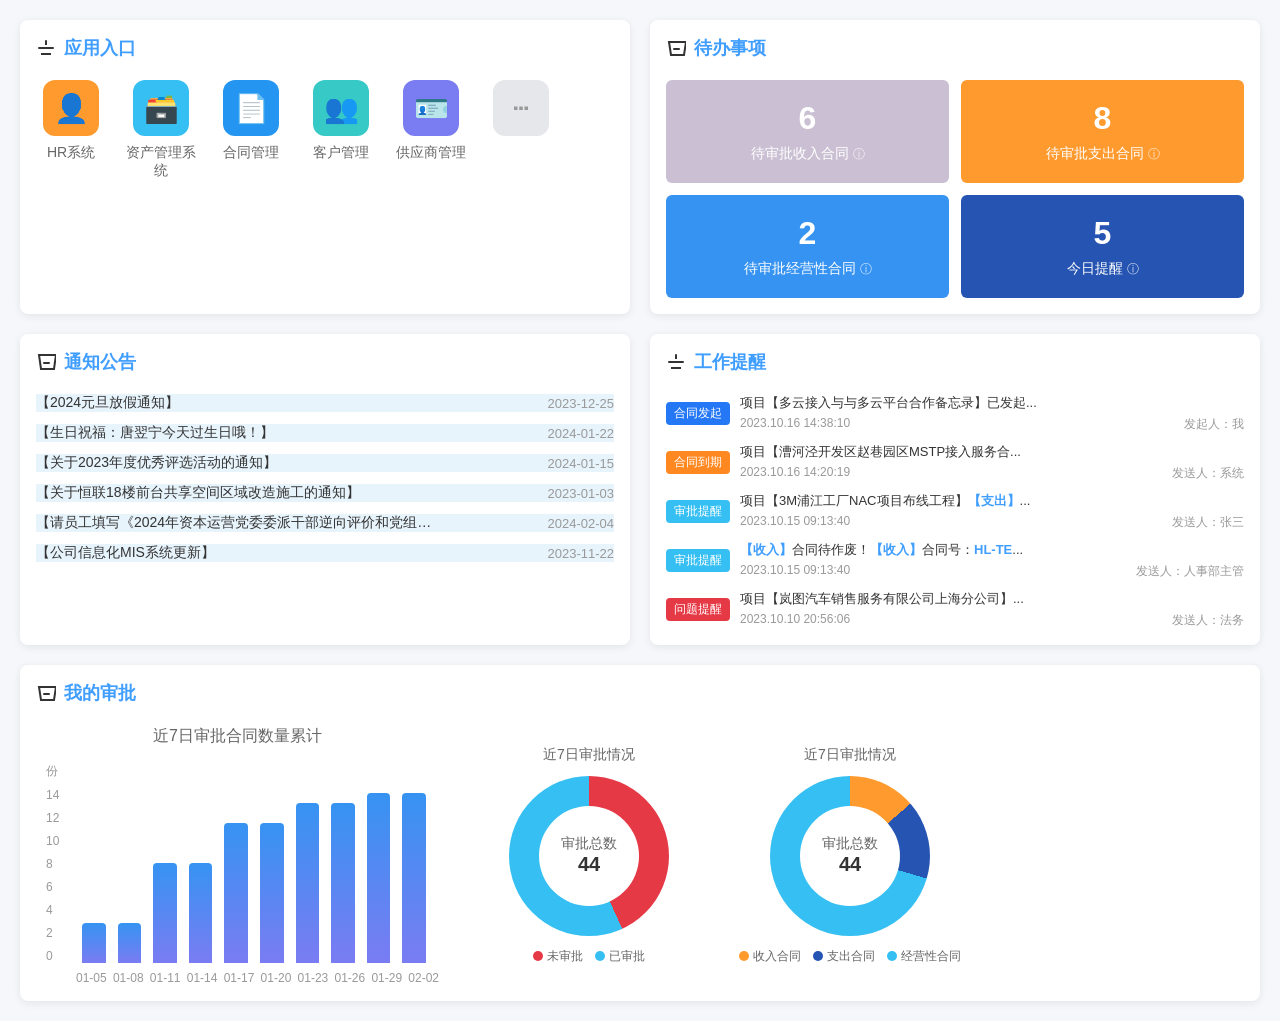
<file: test/index.html>
<!DOCTYPE html>
<html lang="zh-CN">

<head>
  <meta charset="UTF-8">
  <meta name="viewport" content="width=device-width, initial-scale=1.0">
  <title>后台管理</title>
  <link rel="stylesheet" href="style.css">
</head>

<body>
  <div class="dashboard-container">
    <!-- 应用入口 -->
    <div class="card">
      <div class="card-header">
        <img
          src="[data-uri]"
          alt="应用入口">
        <strong>应用入口</strong>
      </div>
      <div class="app-entry">
        <div class="app-item">
          <div class="app-icon hr">👤</div>
          <div class="app-name">HR系统</div>
        </div>
        <div class="app-item">
          <div class="app-icon asset">🗃️</div>
          <div class="app-name">资产管理系统</div>
        </div>
        <div class="app-item">
          <div class="app-icon contract">📄</div>
          <div class="app-name">合同管理</div>
        </div>
        <div class="app-item">
          <div class="app-icon customer">👥</div>
          <div class="app-name">客户管理</div>
        </div>
        <div class="app-item">
          <div class="app-icon supplier">🪪</div>
          <div class="app-name">供应商管理</div>
        </div>
        <div class="app-item">
          <div class="app-icon more">⋯</div>
          <div class="app-name"></div>
        </div>
      </div>
    </div>

    <!-- 待办事项 -->
    <div class="card">
      <div class="card-header">
        <img
          src="[data-uri]"
          alt="待办事项">
        <strong>待办事项</strong>
      </div>
      <div class="todo-grid">
        <div class="todo-item gray">
          <div class="todo-number">6</div>
          <div class="todo-text">待审批收入合同</div>
        </div>
        <div class="todo-item orange">
          <div class="todo-number">8</div>
          <div class="todo-text">待审批支出合同</div>
        </div>
        <div class="todo-item blue">
          <div class="todo-number">2</div>
          <div class="todo-text">待审批经营性合同</div>
        </div>
        <div class="todo-item darkblue">
          <div class="todo-number">5</div>
          <div class="todo-text">今日提醒</div>
        </div>
      </div>
    </div>

    <!-- 通知公告 -->
    <div class="card">
      <div class="card-header">
        <img
          src="[data-uri]"
          alt="通知公告">
        <strong>通知公告</strong>
      </div>
      <div class="notice-list">
        <div class="notice-item">
          <div class="notice-title">【2024元旦放假通知】</div>
          <div class="notice-date">2023-12-25</div>
        </div>
        <div class="notice-item">
          <div class="notice-title">【生日祝福：唐翌宁今天过生日哦！】</div>
          <div class="notice-date">2024-01-22</div>
        </div>
        <div class="notice-item">
          <div class="notice-title">【关于2023年度优秀评选活动的通知】</div>
          <div class="notice-date">2024-01-15</div>
        </div>
        <div class="notice-item">
          <div class="notice-title">【关于恒联18楼前台共享空间区域改造施工的通知】</div>
          <div class="notice-date">2023-01-03</div>
        </div>
        <div class="notice-item">
          <div class="notice-title">【请员工填写《2024年资本运营党委委派干部逆向评价和党组织作用评价...</div>
          <div class="notice-date">2024-02-04</div>
        </div>
        <div class="notice-item">
          <div class="notice-title">【公司信息化MIS系统更新】</div>
          <div class="notice-date">2023-11-22</div>
        </div>
      </div>
    </div>

    <!-- 工作提醒 -->
    <div class="card">
      <div class="card-header">
        <img
          src="[data-uri]"
          alt="工作提醒">
        <strong>工作提醒</strong>
      </div>
      <div class="remind-list">
        <div class="remind-item">
          <div class="remind-tag contract">合同发起</div>
          <div class="remind-content">
            <div class="remind-project">项目【多云接入与与多云平台合作备忘录】已发起...</div>
            <div class="remind-meta">
              <span>2023.10.16 14:38:10</span>
              <span>发起人：我</span>
            </div>
          </div>
        </div>
        <div class="remind-item">
          <div class="remind-tag expire">合同到期</div>
          <div class="remind-content">
            <div class="remind-project">项目【漕河泾开发区赵巷园区MSTP接入服务合...</div>
            <div class="remind-meta">
              <span>2023.10.16 14:20:19</span>
              <span>发送人：系统</span>
            </div>
          </div>
        </div>
        <div class="remind-item">
          <div class="remind-tag approve">审批提醒</div>
          <div class="remind-content">
            <div class="remind-project">项目【3M浦江工厂NAC项目布线工程】<strong>【支出】</strong>...</div>
            <div class="remind-meta">
              <span>2023.10.15 09:13:40</span>
              <span>发送人：张三</span>
            </div>
          </div>
        </div>
        <div class="remind-item">
          <div class="remind-tag approve">审批提醒</div>
          <div class="remind-content">
            <div class="remind-project"><strong>【收入】</strong>合同待作废！<strong>【收入】</strong>合同号：<strong>HL-TE</strong>...
            </div>
            <div class="remind-meta">
              <span>2023.10.15 09:13:40</span>
              <span>发送人：人事部主管</span>
            </div>
          </div>
        </div>
        <div class="remind-item">
          <div class="remind-tag issue">问题提醒</div>
          <div class="remind-content">
            <div class="remind-project">项目【岚图汽车销售服务有限公司上海分公司】...</div>
            <div class="remind-meta">
              <span>2023.10.10 20:56:06</span>
              <span>发送人：法务</span>
            </div>
          </div>
        </div>
      </div>
    </div>

    <!-- 我的审批 -->
    <div class="card card-full">
      <div class="card-header">
        <img
          src="[data-uri]"
          alt="我的审批">
        <strong>我的审批</strong>
      </div>
      <div class="approval-content">
        <div class="chart-bar">
          <div class="approval-header">近7日审批合同数量累计</div>
          <div style="position: relative;">
            <div class="y-axis">
              <p>份</p>
              <div>14</div>
              <div>12</div>
              <div>10</div>
              <div>8</div>
              <div>6</div>
              <div>4</div>
              <div>2</div>
              <div>0</div>
            </div>
            <div class="bar-chart">
              <div class="bar" style="height: 20%"></div>
              <div class="bar" style="height: 20%"></div>
              <div class="bar" style="height: 50%"></div>
              <div class="bar" style="height: 50%"></div>
              <div class="bar" style="height: 70%"></div>
              <div class="bar" style="height: 70%"></div>
              <div class="bar" style="height: 80%"></div>
              <div class="bar" style="height: 80%"></div>
              <div class="bar" style="height: 85%"></div>
              <div class="bar" style="height: 85%"></div>
            </div>

            <div class="bar-labels">
              <span>01-05</span>
              <span>01-08</span>
              <span>01-11</span>
              <span>01-14</span>
              <span>01-17</span>
              <span>01-20</span>
              <span>01-23</span>
              <span>01-26</span>
              <span>01-29</span>
              <span>02-02</span>
            </div>
          </div>
        </div>
        <div class="chart-pie">
          <div class="pie-title">近7日审批情况</div>
          <div class="pie-chart">
            <div class="pie-center">
              <div>审批总数</div>
              <div class="num">44</div>
            </div>
          </div>
          <div class="pie-legend">
            <div class="legend-item">
              <div class="legend-dot red"></div>
              <span>未审批</span>
            </div>
            <div class="legend-item">
              <div class="legend-dot cyan"></div>
              <span>已审批</span>
            </div>
          </div>
        </div>
        <div class="chart-pie">
          <div class="pie-title">近7日审批情况</div>
          <div class="pie-chart type2">
            <div class="pie-center">
              <div>审批总数</div>
              <div class="num">44</div>
            </div>
          </div>
          <div class="pie-legend">
            <div class="legend-item">
              <div class="legend-dot orange"></div>
              <span>收入合同</span>
            </div>
            <div class="legend-item">
              <div class="legend-dot blue"></div>
              <span>支出合同</span>
            </div>
            <div class="legend-item">
              <div class="legend-dot cyan"></div>
              <span>经营性合同</span>
            </div>
          </div>
        </div>
      </div>
    </div>
  </div>
</body>

</html>
</file>
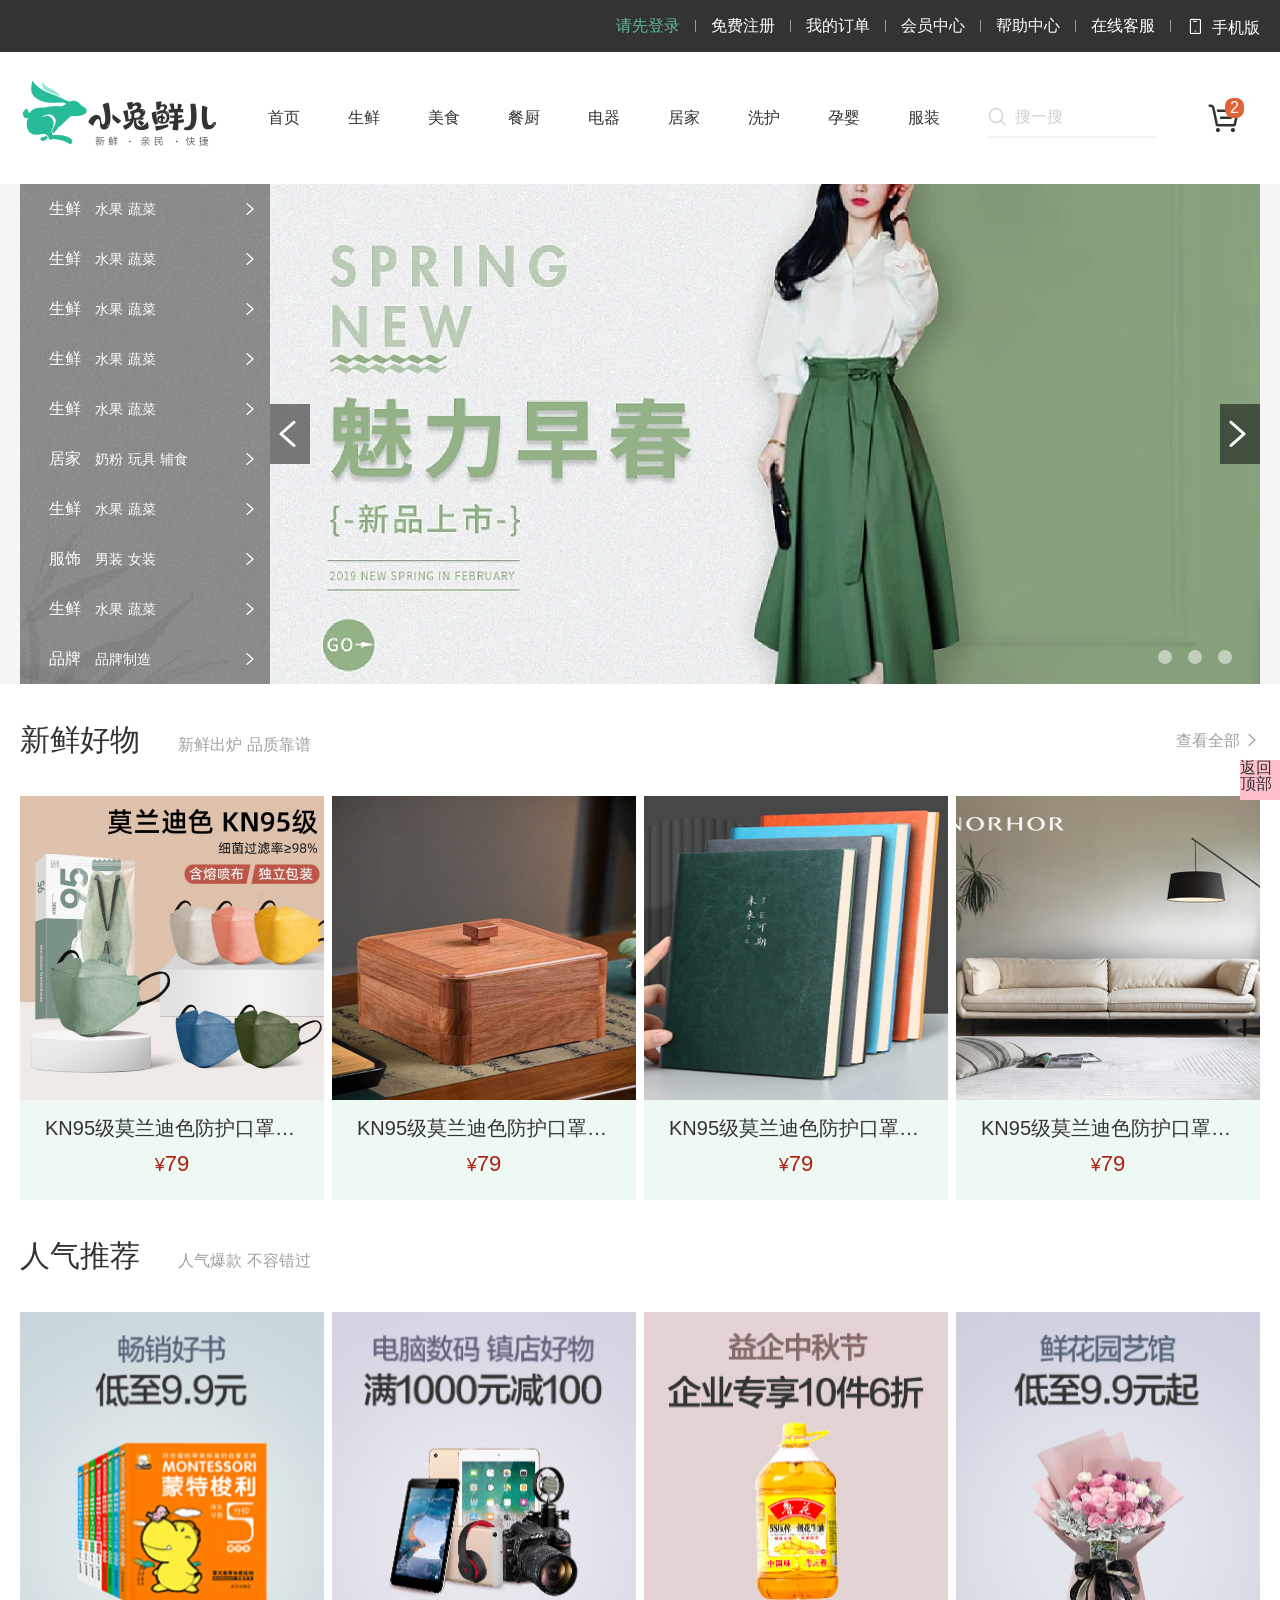
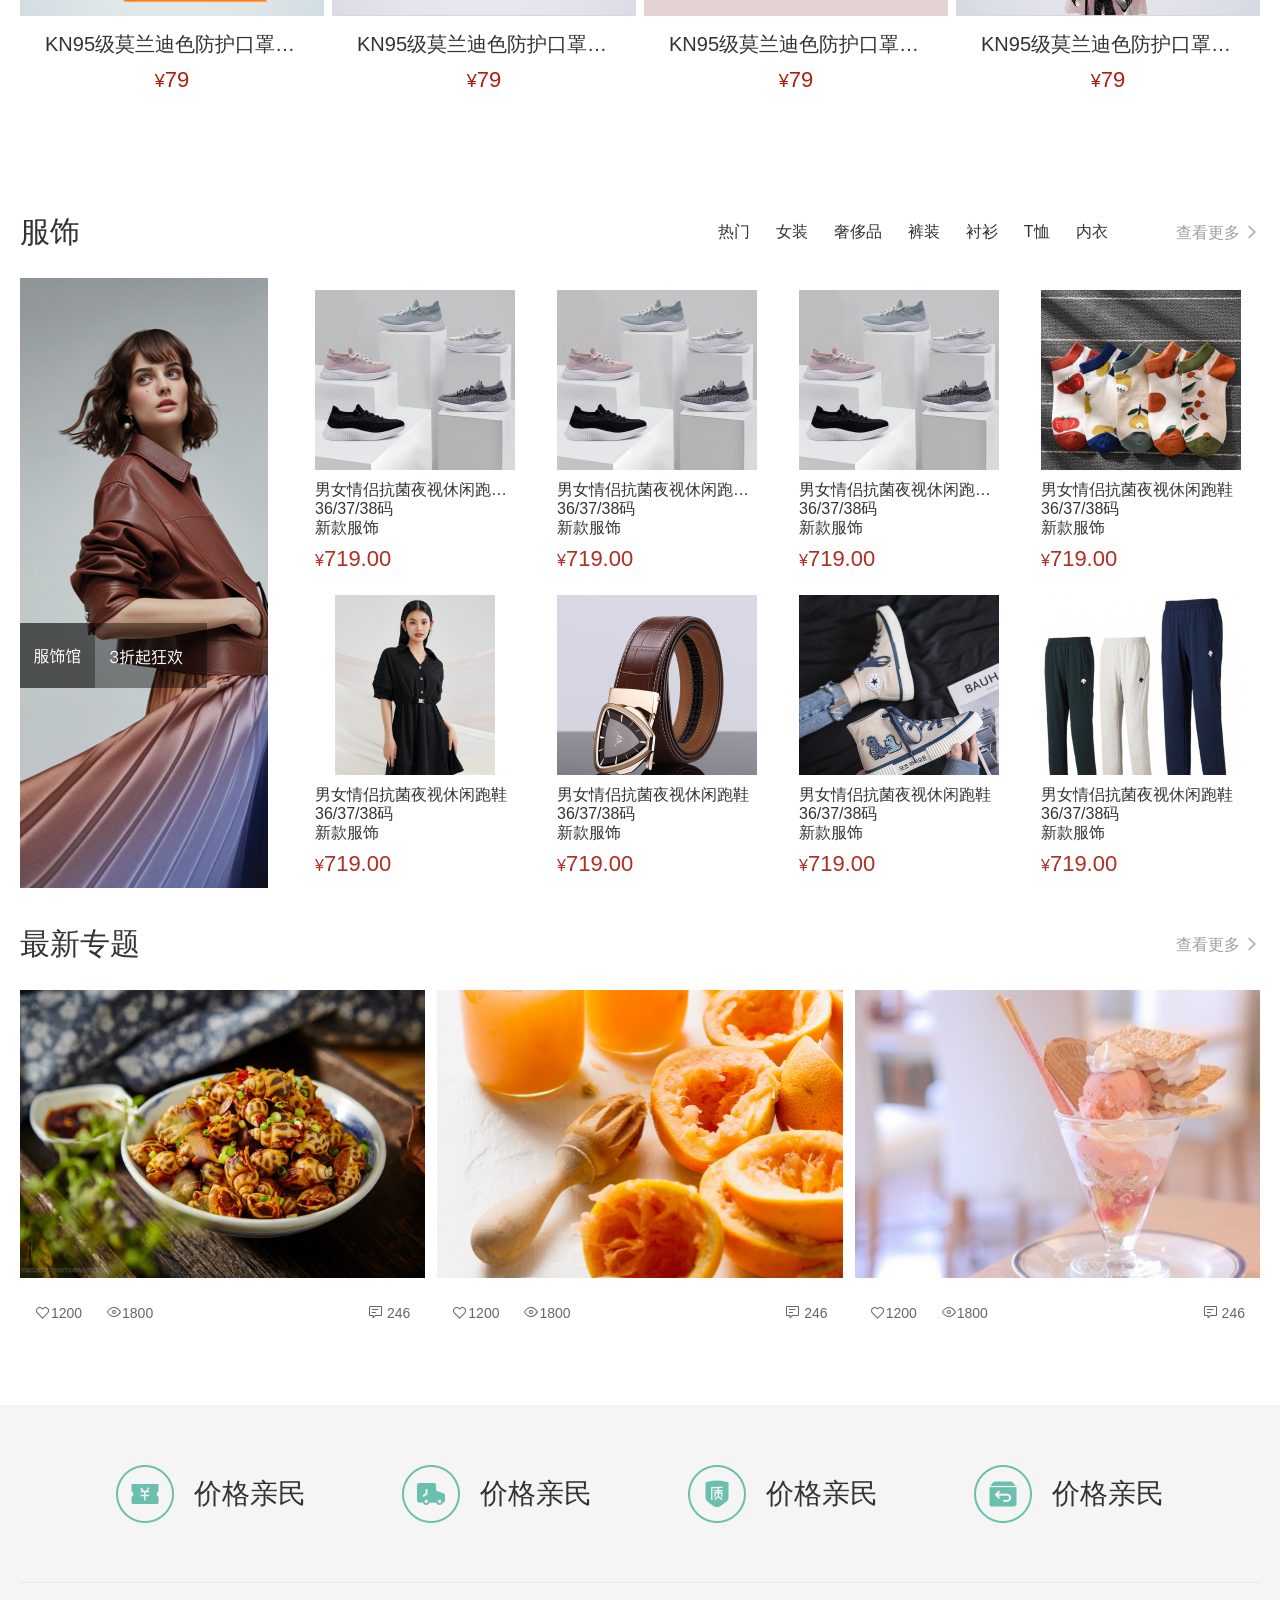
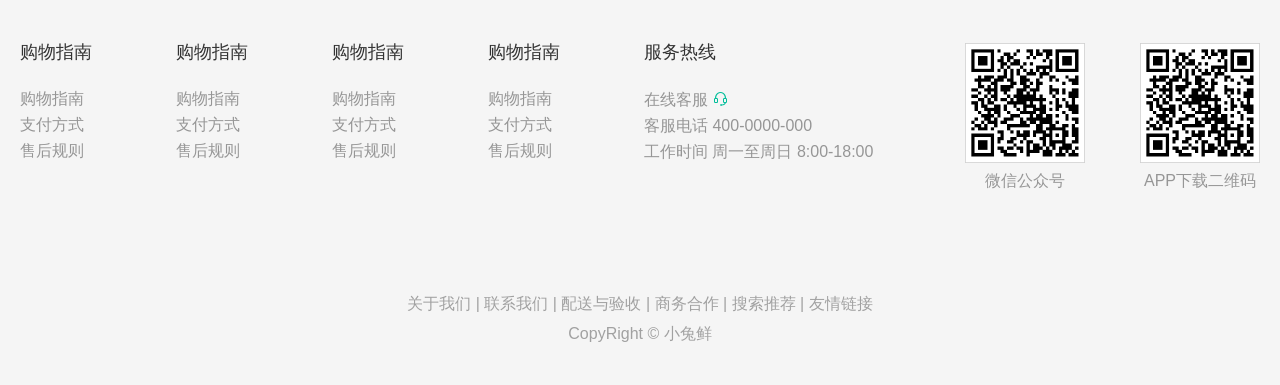
<file: xiaotu/小兔鲜首页项目/index.html>
<!DOCTYPE html>
<html lang="en">

<head>
  <meta charset="UTF-8">
  <meta name="viewport" content="width=device-width, initial-scale=1.0">
  <title>小兔鲜首页</title>
  <!-- 引入网页图标 favicon -->
  <link rel="icon" href="./favicon.ico" type="image/x-icon">
  <!-- 引入字体图标放在自己css文件前面 -->
  <link rel="stylesheet" href="./iconfont/iconfont.css">
  <!-- 引入css文件  先引入初始化css  之后是 公共样式  最后是 index页面样式 -->
  <link rel="stylesheet" href="./css/base.css">
  <link rel="stylesheet" href="./css/common.css">
  <link rel="stylesheet" href="./css/index.css">
</head>

<body>
  <!-- 返回顶部固定定位 -->
  <div class="back">
    <a href="#"> 返回顶部</a>
  </div>
  <!-- 1. 网页的头部 -->
  <!-- 1.1 快捷导航部分 -->
  <div class="shortcut">
    <div class="w">
      <ul>
        <li><a href="#">请先登录</a></li>
        <li class="line"></li>
        <li><a href="#">免费注册 </a></li>
        <li class="line"></li>
        <li><a href="#">我的订单</a></li>
        <li class="line"></li>
        <li><a href="#">会员中心</a></li>
        <li class="line"></li>
        <li><a href="#">帮助中心</a></li>
        <li class="line"></li>
        <li><a href="#">在线客服</a></li>
        <li class="line"></li>
        <li class="phone"><a href="#"> <i class="iconfont icon-mobile-phone"></i> 手机版</a></li>

      </ul>
    </div>
  </div>
  <!-- 1.2 header部分制作 -->
  <header class="header w">
    <div class="logo">
      <h1>
        <a href="index.html" title="小兔鲜儿">小兔鲜儿</a>
      </h1>
    </div>
    <ul class="nav">
      <li><a href="#">首页</a></li>
      <li><a href="#">生鲜</a></li>
      <li><a href="#">美食</a></li>
      <li><a href="#">餐厨</a></li>
      <li><a href="#">电器</a></li>
      <li><a href="#">居家</a></li>
      <li><a href="#">洗护</a></li>
      <li><a href="#">孕婴</a></li>
      <li><a href="#">服装</a></li>
    </ul>
    <div class="search">
      <i class="iconfont icon-search"></i>
      <input type="text" placeholder="搜一搜">
    </div>
    <div class="car">
      <span>2</span>
      <i class="iconfont icon-cart-full"></i>
    </div>
  </header>

  <!-- 首页主体 -->
  <!-- entry模块制作 -->
  <div class="entry">
    <div class="w">
      <div class="category">
        <ul>
          <li>
            <p>
              <a href="#">生鲜</a>
              <a href="#">水果</a>
              <a href="#">蔬菜</a>
            </p>
            <i class="iconfont icon-arrow-right-bold"></i>
          </li>
          <li>
            <p>
              <a href="#">生鲜</a>
              <a href="#">水果</a>
              <a href="#">蔬菜</a>
            </p>
            <i class="iconfont icon-arrow-right-bold"></i>
          </li>
          <li>
            <p>
              <a href="#">生鲜</a>
              <a href="#">水果</a>
              <a href="#">蔬菜</a>
            </p>
            <i class="iconfont icon-arrow-right-bold"></i>
          </li>
          <li>
            <p>
              <a href="#">生鲜</a>
              <a href="#">水果</a>
              <a href="#">蔬菜</a>
            </p>
            <i class="iconfont icon-arrow-right-bold"></i>
          </li>
          <li>
            <p>
              <a href="#">生鲜</a>
              <a href="#">水果</a>
              <a href="#">蔬菜</a>
            </p>
            <i class="iconfont icon-arrow-right-bold"></i>
          </li>
          <li>
            <p>
              <a href="#">居家</a>
              <a href="#">奶粉</a>
              <a href="#">玩具</a>
              <a href="#">辅食</a>
            </p>
            <i class="iconfont icon-arrow-right-bold"></i>
          </li>
          <li>
            <p>
              <a href="#">生鲜</a>
              <a href="#">水果</a>
              <a href="#">蔬菜</a>
            </p>
            <i class="iconfont icon-arrow-right-bold"></i>
          </li>
          <li>
            <p>
              <a href="#">服饰</a>
              <a href="#">男装</a>
              <a href="#">女装</a>
            </p>
            <i class="iconfont icon-arrow-right-bold"></i>
          </li>
          <li>
            <p>
              <a href="#">生鲜</a>
              <a href="#">水果</a>
              <a href="#">蔬菜</a>
            </p>
            <i class="iconfont icon-arrow-right-bold"></i>
          </li>
          <li>
            <p>
              <a href="#">品牌</a>
              <a href="#">品牌制造</a>
            </p>
            <i class="iconfont icon-arrow-right-bold"></i>
          </li>
        </ul>
      </div>
      <div class="banner">
        <!-- 图片切换 -->
        <ul>
          <li>
            <a href="#">
              <img src="./uploads/banner1.png" alt="">
            </a>
          </li>
        </ul>
        <!-- 小圆点 -->
        <ul class="circle">
          <li></li>
          <li></li>
          <li></li>
        </ul>
        <!-- 左右按钮 -->
        <a href="#" class="prev"><i class="iconfont icon-arrow-left-bold"></i></a>
        <a href="#" class="next"><i class="iconfont icon-arrow-right-bold"></i></a>
      </div>
    </div>
  </div>
  <!-- 新鲜好物模块 -->
  <div class="w fresh">
    <div class="box-hd">
      <h2>新鲜好物
        <small>新鲜出炉 品质靠谱</small>
      </h2>
      <a href="#">查看全部 <i class="iconfont icon-arrow-right-bold"></i></a>
    </div>
    <div class="box-bd">
      <ul>
        <li>
          <a href="#">
            <img src="./uploads/goods1.png" alt="">
            <h3 class="title">KN95级莫兰迪色防护口罩你值得拥有</h3>
            <p class="price"> <small>¥</small>79</p>
          </a>
        </li>
        <li>
          <a href="#">
            <img src="./uploads/goods2.png" alt="">
            <h3 class="title">KN95级莫兰迪色防护口罩你值得拥有</h3>
            <p class="price"> <small>¥</small>79</p>
          </a>
        </li>
        <li>
          <a href="#">
            <img src="./uploads/goods3.png" alt="">
            <h3 class="title">KN95级莫兰迪色防护口罩你值得拥有</h3>
            <p class="price"> <small>¥</small>79</p>
          </a>
        </li>
        <li>
          <a href="#">
            <img src="./uploads/goods4.png" alt="">
            <h3 class="title">KN95级莫兰迪色防护口罩你值得拥有</h3>
            <p class="price"> <small>¥</small>79</p>
          </a>
        </li>

      </ul>
    </div>
  </div>

  <!-- 人气推荐模块 -->
  <div class="w hot">
    <div class="box-hd">
      <h2>人气推荐
        <small>人气爆款 不容错过</small>
      </h2>

    </div>
    <div class="box-bd">
      <ul>
        <li>
          <a href="#">
            <img src="./uploads/recommend1.png" alt="">
            <h3 class="title">KN95级莫兰迪色防护口罩你值得拥有</h3>
            <p class="price"> <small>¥</small>79</p>
          </a>
        </li>
        <li>
          <a href="#">
            <img src="./uploads/recommend2.png" alt="">
            <h3 class="title">KN95级莫兰迪色防护口罩你值得拥有</h3>
            <p class="price"> <small>¥</small>79</p>
          </a>
        </li>
        <li>
          <a href="#">
            <img src="./uploads/recommend3.png" alt="">
            <h3 class="title">KN95级莫兰迪色防护口罩你值得拥有</h3>
            <p class="price"> <small>¥</small>79</p>
          </a>
        </li>
        <li>
          <a href="#">
            <img src="./uploads/recommend4.png" alt="">
            <h3 class="title">KN95级莫兰迪色防护口罩你值得拥有</h3>
            <p class="price"> <small>¥</small>79</p>
          </a>
        </li>

      </ul>
    </div>
  </div>

  <!-- 服饰模块制作 -->
  <div class="w">
    <div class="head">
      <h2>服饰</h2>
      <div class="head-right">
        <ul>
          <li>
            <a href="#">热门</a>
          </li>
          <li>
            <a href="#">女装</a>
          </li>
          <li>
            <a href="#">奢侈品</a>
          </li>
          <li>
            <a href="#">裤装</a>
          </li>
          <li>
            <a href="#">衬衫</a>
          </li>
          <li>
            <a href="#">T恤</a>
          </li>
          <li>
            <a href="#">内衣</a>
          </li>
        </ul>
        <a href="#" class="more">查看更多 <i class="iconfont icon-arrow-right-bold"></i></a>
      </div>
    </div>
    <div class="body">
      <a href="#" class="body-l">
        <img src="./uploads/colthes_left.png" alt="">
      </a>
      <ul class="body-r">
        <li>
          <a href="#">
            <img src="./uploads/clothes1.png" alt="">
            <h3 class="title ellipsis">男女情侣抗菌夜视休闲跑鞋闲跑鞋</h3>
            <p>36/37/38码</p>
            <p>新款服饰</p>
            <p class="price"> <small> ¥</small>719.00</p>
          </a>
          <!-- 绿色盒子 -->
          <div class="mask">找相似</div>
        </li>

        <li>
          <a href="#">
            <img src="./uploads/clothes1.png" alt="">
            <h3 class="title ellipsis">男女情侣抗菌夜视休闲跑鞋闲跑鞋</h3>
            <p>36/37/38码</p>
            <p>新款服饰</p>
            <p class="price"> <small> ¥</small>719.00</p>
          </a>
          <!-- 绿色盒子 -->
          <div class="mask">找相似</div>
        </li>
        <li>
          <a href="#">
            <img src="./uploads/clothes1.png" alt="">
            <h3 class="title ellipsis">男女情侣抗菌夜视休闲跑鞋闲跑鞋</h3>
            <p>36/37/38码</p>
            <p>新款服饰</p>
            <p class="price"> <small> ¥</small>719.00</p>
          </a>
          <!-- 绿色盒子 -->
          <div class="mask">找相似</div>
        </li>
        <li>
          <a href="#">
            <img src="./uploads/clothes4.png" alt="">
            <h3 class="title">男女情侣抗菌夜视休闲跑鞋</h3>
            <p>36/37/38码</p>
            <p>新款服饰</p>
            <p class="price"> <small> ¥</small>719.00</p>
          </a>
        </li>
        <li>
          <a href="#">
            <img src="./uploads/clothes5.png" alt="">
            <h3 class="title">男女情侣抗菌夜视休闲跑鞋</h3>
            <p>36/37/38码</p>
            <p>新款服饰</p>
            <p class="price"> <small> ¥</small>719.00</p>
          </a>
        </li>
        <li>
          <a href="#">
            <img src="./uploads/clothes6.png" alt="">
            <h3 class="title">男女情侣抗菌夜视休闲跑鞋</h3>
            <p>36/37/38码</p>
            <p>新款服饰</p>
            <p class="price"> <small> ¥</small>719.00</p>
          </a>
        </li>
        <li>
          <a href="#">
            <img src="./uploads/clothes7.png" alt="">
            <h3 class="title">男女情侣抗菌夜视休闲跑鞋</h3>
            <p>36/37/38码</p>
            <p>新款服饰</p>
            <p class="price"> <small> ¥</small>719.00</p>
          </a>
        </li>
        <li>
          <a href="#">
            <img src="./uploads/clothes8.png" alt="">
            <h3 class="title">男女情侣抗菌夜视休闲跑鞋</h3>
            <p>36/37/38码</p>
            <p>新款服饰</p>
            <p class="price"> <small> ¥</small>719.00</p>
          </a>
        </li>
      </ul>
    </div>
  </div>

  <!-- 最新专题模块 -->
  <div class="w">
    <div class="head">
      <h2>最新专题</h2>
      <div class="head-right">
        <a href="#" class="more">查看更多 <i class="iconfont icon-arrow-right-bold"></i></a>
      </div>
    </div>
    <div class="news">
      <ul>
        <li>
          <div class="img">
            <img src="./uploads/topic1.png" alt="">
          </div>
          <div class="con">
            <p>
              <span class="like"> <i class="iconfont icon-fabulous"></i>1200</span>
              <span class="view"> <i class="iconfont icon-browse"></i>1800</span>
            </p>
            <p class="reply"> <i class="iconfont icon-comment"></i> 246</p>
          </div>
        </li>
        <li>
          <div class="img">
            <img src="./uploads/topic2.png" alt="">
          </div>
          <div class="con">
            <p>
              <span class="like"> <i class="iconfont icon-fabulous"></i>1200</span>
              <span class="view"> <i class="iconfont icon-browse"></i>1800</span>
            </p>
            <p class="reply"> <i class="iconfont icon-comment"></i> 246</p>
          </div>
        </li>
        <li>
          <div class="img">
            <img src="./uploads/topic3.png" alt="">
          </div>
          <div class="con">
            <p>
              <span class="like"> <i class="iconfont icon-fabulous"></i>1200</span>
              <span class="view"> <i class="iconfont icon-browse"></i>1800</span>
            </p>
            <p class="reply"> <i class="iconfont icon-comment"></i> 246</p>
          </div>
        </li>
      </ul>
    </div>
  </div>

  <!-- 2. 网页的底部 -->
  <footer class="footer">
    <div class="w">
      <!-- 口号模块 -->
      <div class="slogan">
        <ul>
          <li>
            <h5></h5>
            <p>价格亲民</p>
          </li>
          <li>
            <h5 class="two"></h5>
            <p>价格亲民</p>
          </li>
          <li>
            <h5 class="three"></h5>
            <p>价格亲民</p>
          </li>
          <li>
            <h5 class="four"></h5>
            <p>价格亲民</p>
          </li>
        </ul>
      </div>
      <div class="service">
        <div class="service-left">
          <dl>
            <dt>购物指南</dt>
            <dd><a href="#">购物指南</a></dd>
            <dd><a href="#">支付方式</a></dd>
            <dd><a href="#">售后规则</a></dd>
          </dl>
          <dl>
            <dt>购物指南</dt>
            <dd><a href="#">购物指南</a></dd>
            <dd><a href="#">支付方式</a></dd>
            <dd><a href="#">售后规则</a></dd>
          </dl>
          <dl>
            <dt>购物指南</dt>
            <dd><a href="#">购物指南</a></dd>
            <dd><a href="#">支付方式</a></dd>
            <dd><a href="#">售后规则</a></dd>
          </dl>
          <dl>
            <dt>购物指南</dt>
            <dd><a href="#">购物指南</a></dd>
            <dd><a href="#">支付方式</a></dd>
            <dd><a href="#">售后规则</a></dd>
          </dl>
          <dl>
            <dt>服务热线</dt>
            <dd><a href="#">在线客服 <i class="iconfont icon-customer-service"></i></a></dd>
            <dd><a href="#">客服电话 400-0000-000</a></dd>
            <dd><a href="#">工作时间 周一至周日 8:00-18:00</a></dd>
          </dl>
        </div>
        <div class="service-right">
          <ul>
            <li>
              <img src="./images/app.png" alt="">
              <p>微信公众号</p>
            </li>
            <li>
              <img src="./images/app.png" alt="">
              <p>APP下载二维码</p>
            </li>
          </ul>
        </div>
      </div>
      <div class="copyright">
        <p>
          <a href="#">关于我们</a> |
          <a href="#">联系我们</a> |
          <a href="#">配送与验收</a> |
          <a href="#">商务合作</a> |
          <a href="#">搜索推荐</a> |
          <a href="#">友情链接</a>
        </p>
        <p>CopyRight © 小兔鲜</p>
      </div>
    </div>
  </footer>
</body>

</html>
</file>
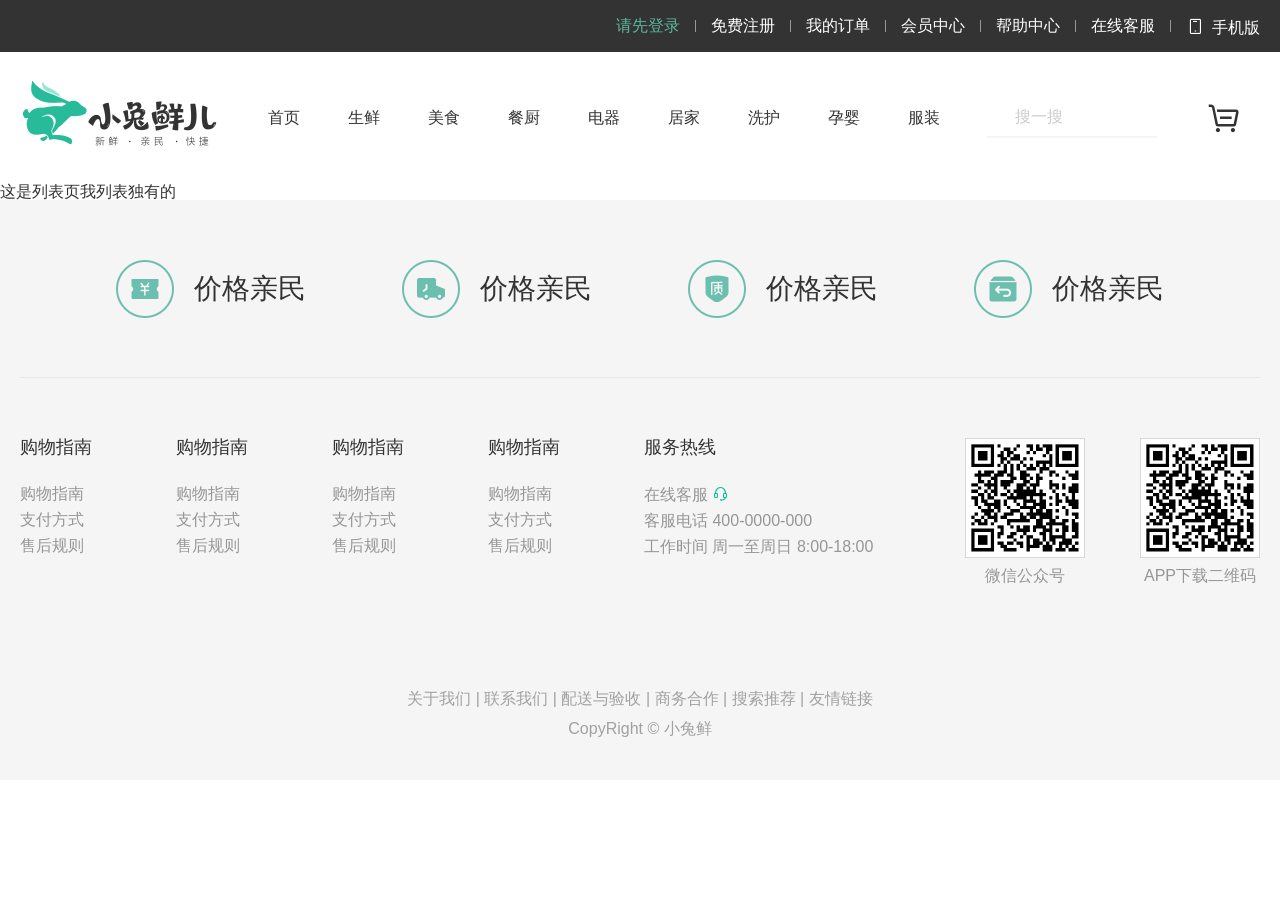
<file: xiaotu/小兔鲜首页项目/list.html>
<!DOCTYPE html>
<html lang="en">

<head>
  <meta charset="UTF-8">
  <meta name="viewport" content="width=device-width, initial-scale=1.0">
  <title>小兔鲜列表页</title>
  <!-- 引入网页图标 favicon -->
  <link rel="icon" href="./favicon.ico" type="image/x-icon">
  <!-- 引入字体图标放在自己css文件前面 -->
  <link rel="stylesheet" href="./iconfont/iconfont.css">
  <!-- 引入css文件  先引入初始化css  之后是 公共样式  最后是 index页面样式 -->
  <link rel="stylesheet" href="./css/base.css">
  <link rel="stylesheet" href="./css/common.css">
  <link rel="stylesheet" href="./css/index.css">
</head>

<body>
  <!-- 1. 网页的头部 -->
  <!-- 1.1 快捷导航部分 -->
  <div class="shortcut">
    <div class="w">
      <ul>
        <li><a href="#">请先登录</a></li>
        <li class="line"></li>
        <li><a href="#">免费注册 </a></li>
        <li class="line"></li>
        <li><a href="#">我的订单</a></li>
        <li class="line"></li>
        <li><a href="#">会员中心</a></li>
        <li class="line"></li>
        <li><a href="#">帮助中心</a></li>
        <li class="line"></li>
        <li><a href="#">在线客服</a></li>
        <li class="line"></li>
        <li><a href="#"> <i class="iconfont icon-mobile-phone"></i> 手机版</a></li>

      </ul>
    </div>
  </div>
  <!-- 1.2 header部分制作 -->
  <header class="header w">
    <div class="logo">
      <h1>
        <a href="index.html" title="小兔鲜儿">小兔鲜儿</a>
      </h1>
    </div>
    <ul class="nav">
      <li><a href="#">首页</a></li>
      <li><a href="#">生鲜</a></li>
      <li><a href="#">美食</a></li>
      <li><a href="#">餐厨</a></li>
      <li><a href="#">电器</a></li>
      <li><a href="#">居家</a></li>
      <li><a href="#">洗护</a></li>
      <li><a href="#">孕婴</a></li>
      <li><a href="#">服装</a></li>
    </ul>
    <div class="search">
      <input type="text" placeholder="搜一搜">
    </div>
    <div class="car">
      <i class="iconfont icon-cart-full"></i>
    </div>
  </header>

  <!-- 首页主体 -->
  这是列表页我列表独有的


  <!-- 2. 网页的底部 -->
  <footer class="footer">
    <div class="w">
      <!-- 口号模块 -->
      <div class="slogan">
        <ul>
          <li>
            <h5></h5>
            <p>价格亲民</p>
          </li>
          <li>
            <h5 class="two"></h5>
            <p>价格亲民</p>
          </li>
          <li>
            <h5 class="three"></h5>
            <p>价格亲民</p>
          </li>
          <li>
            <h5 class="four"></h5>
            <p>价格亲民</p>
          </li>
        </ul>
      </div>
      <div class="service">
        <div class="service-left">
          <dl>
            <dt>购物指南</dt>
            <dd><a href="#">购物指南</a></dd>
            <dd><a href="#">支付方式</a></dd>
            <dd><a href="#">售后规则</a></dd>
          </dl>
          <dl>
            <dt>购物指南</dt>
            <dd><a href="#">购物指南</a></dd>
            <dd><a href="#">支付方式</a></dd>
            <dd><a href="#">售后规则</a></dd>
          </dl>
          <dl>
            <dt>购物指南</dt>
            <dd><a href="#">购物指南</a></dd>
            <dd><a href="#">支付方式</a></dd>
            <dd><a href="#">售后规则</a></dd>
          </dl>
          <dl>
            <dt>购物指南</dt>
            <dd><a href="#">购物指南</a></dd>
            <dd><a href="#">支付方式</a></dd>
            <dd><a href="#">售后规则</a></dd>
          </dl>
          <dl>
            <dt>服务热线</dt>
            <dd><a href="#">在线客服 <i class="iconfont icon-customer-service"></i></a></dd>
            <dd><a href="#">客服电话 400-0000-000</a></dd>
            <dd><a href="#">工作时间 周一至周日 8:00-18:00</a></dd>
          </dl>
        </div>
        <div class="service-right">
          <ul>
            <li>
              <img src="./images/app.png" alt="">
              <p>微信公众号</p>
            </li>
            <li>
              <img src="./images/app.png" alt="">
              <p>APP下载二维码</p>
            </li>
          </ul>
        </div>
      </div>
      <div class="copyright">
        <p>
          <a href="#">关于我们</a> |
          <a href="#">联系我们</a> |
          <a href="#">配送与验收</a> |
          <a href="#">商务合作</a> |
          <a href="#">搜索推荐</a> |
          <a href="#">友情链接</a>
        </p>
        <p>CopyRight © 小兔鲜</p>
      </div>
    </div>
  </footer>
</body>

</html>
</file>
<file: test/style.css>
* {
  margin: 0;
  padding: 0;
  box-sizing: border-box;
  font-family: "Microsoft Yahei", sans-serif;
}

body {
  background-color: #f5f7fa;
  padding: 20px;
}

.dashboard-container {
  display: grid;
  grid-template-columns: 1fr 1fr;
  gap: 20px;
  max-width: 1400px;
  margin: 0 auto;
}

.card {
  background: #fff;
  border-radius: 8px;
  box-shadow: 0 2px 8px rgba(0, 0, 0, 0.08);
  padding: 16px;
}

.card-full {
  grid-column: 1 / -1;
}

.card-header {
  display: flex;
  align-items: center;
  gap: 8px;
  margin-bottom: 20px;
  font-size: 18px;
  font-weight: 500;
  color: #333;
}

.card-header img {
  width: 20px;
  height: 20px;
}

/* 应用入口 */
.app-entry {
  display: flex;
  gap: 20px;
  flex-wrap: wrap;
}

.app-item {
  display: flex;
  flex-direction: column;
  align-items: center;
  gap: 8px;
  width: 70px;
}

.app-icon {
  width: 56px;
  height: 56px;
  border-radius: 12px;
  display: flex;
  align-items: center;
  justify-content: center;
  font-size: 28px;
  color: #fff;
}

.app-icon.hr {
  background: #ff9a2e;
}

.app-icon.asset {
  background: #36bff2;
}

.app-icon.contract {
  background: #2496f2;
}

.app-icon.customer {
  background: #36c9c6;
}

.app-icon.supplier {
  background: #7a7cf2;
}

.app-icon.more {
  background: #e5e7eb;
  color: #999;
}

.app-name {
  font-size: 14px;
  color: #666;
  text-align: center;
}

/* 待办事项 */
.todo-grid {
  display: grid;
  grid-template-columns: 1fr 1fr;
  gap: 12px;
}

.todo-item {
  padding: 20px;
  border-radius: 6px;
  color: #fff;
  text-align: center;
  display: flex;
  flex-direction: column;
  align-items: center;
  gap: 8px;
}

.todo-item.gray {
  background: #cbc0d3;
}

.todo-item.blue {
  background: #3693f2;
}

.todo-item.orange {
  background: #ff9a2e;
}

.todo-item.darkblue {
  background: #2554b2;
}

.todo-number {
  font-size: 32px;
  font-weight: 600;
}

.todo-text {
  font-size: 14px;
  display: flex;
  align-items: center;
  gap: 4px;
}

.todo-text::after {
  content: "ⓘ";
  font-size: 12px;
  opacity: 0.8;
}

/* 通知公告 */
.notice-list {
  display: flex;
  flex-direction: column;
  gap: 12px;
}

.notice-item {
  display: flex;
  justify-content: space-between;
  align-items: center;
  font-size: 14px;
  background: #e8f4fc;
}

.notice-title {
  color: #333;
  max-width: 70%;
  overflow: hidden;
  text-overflow: ellipsis;
  white-space: nowrap;
}

.notice-date {
  color: #999;
  font-size: 13px;
}

/* 工作提醒 */
.remind-list {
  display: flex;
  flex-direction: column;
  gap: 10px;
}

.remind-item {
  display: flex;
  align-items: center;
  gap: 10px;
  font-size: 13px;
}

.remind-tag {
  padding: 3px 8px;
  border-radius: 4px;
  color: #fff;
  font-size: 12px;
  white-space: nowrap;
}

.remind-tag.contract {
  background: #2478f5;
}

.remind-tag.expire {
  background: #ff8821;
}

.remind-tag.approve {
  background: #36bff2;
}

.remind-tag.issue {
  background: #e63946;
}

.remind-content {
  flex: 1;
  display: flex;
  flex-direction: column;
  gap: 4px;
}

.remind-project {
  color: #333;
  overflow: hidden;
  text-overflow: ellipsis;
  white-space: nowrap;
}

.remind-meta {
  color: #999;
  font-size: 12px;
  display: flex;
  justify-content: space-between;
}

strong {
  color: #409eff;
}

/* 我的审批 */
.approval-header {
  text-align: center;
  margin-bottom: 16px;
  font-size: 16px;
  color: #666;
}

.approval-content {
  display: flex;
  align-items: center;
  gap: 40px;
  flex-wrap: wrap;
  width: 925px;
  height: 260px;
}

.chart-bar {
  flex: 1;

  min-width: 400px;
}

.chart-pie {
  display: flex;
  flex-direction: column;
  align-items: center;
  gap: 12px;
  min-width: 220px;
}

.pie-title {
  font-size: 14px;
  color: #666;
}

.pie-chart {
  position: relative;
  width: 160px;
  height: 160px;
  border-radius: 50%;
  background: conic-gradient(#e63946 0 43.18%,
      #36bff2 43.18% 100%);
  display: flex;
  align-items: center;
  justify-content: center;
}

.pie-chart.type2 {
  background: conic-gradient(#ff9a2e 0 13.64%,
      #2554b2 13.64% 29.55%,
      #36bff2 29.55% 100%);
}

.pie-center {
  width: 100px;
  height: 100px;
  border-radius: 50%;
  background: #fff;
  display: flex;
  flex-direction: column;
  align-items: center;
  justify-content: center;
  font-size: 14px;
  color: #666;
}

.pie-center .num {
  font-size: 20px;
  font-weight: 600;
  color: #333;
}

.pie-legend {
  display: flex;
  gap: 12px;
  font-size: 12px;
  color: #666;
}

.legend-item {
  display: flex;
  align-items: center;
  gap: 4px;
}

.legend-dot {
  width: 10px;
  height: 10px;
  border-radius: 50%;
}

.legend-dot.red {
  background: #e63946;
}

.legend-dot.cyan {
  background: #36bff2;
}

.legend-dot.orange {
  background: #ff9a2e;
}

.legend-dot.blue {
  background: #2554b2;
}

/* 简易柱状图模拟 */
.bar-chart {
  display: flex;
  position: relative;
  align-items: flex-end;
  gap: 12px;
  height: 200px;
  padding: 0 10px;
  width: 400px;
  padding-left: 46px;

}


.bar {
  flex: 1;
  background: linear-gradient(180deg, #3693f2 0%, #7a7cf2 100%);
  border-radius: 4px 4px 0 0;
}



.bar-labels {
  display: flex;
  justify-content: space-between;
  font-size: 12px;
  color: #999;
  margin-top: 8px;
  margin-left: 40px;
}

.y-axis {
  position: absolute;
  left: 10px;
  display: flex;
  flex-direction: column;
  justify-content: space-between;
  height: 200px;
  font-size: 12px;
  color: #999;

}
</file>
<file: xiaotu/小兔鲜首页项目/iconfont/iconfont.css>
@font-face {
  font-family: "iconfont"; /* Project id 3703850 */
  src: url('iconfont.woff2?t=1665647794908') format('woff2'),
       url('iconfont.woff?t=1665647794908') format('woff'),
       url('iconfont.ttf?t=1665647794908') format('truetype');
}

.iconfont {
  font-family: "iconfont" !important;
  font-size: 16px;
  font-style: normal;
  -webkit-font-smoothing: antialiased;
  -moz-osx-font-smoothing: grayscale;
}

.icon-favorites-fill:before {
  content: "\e721";
}

.icon-cart-full:before {
  content: "\e746";
}

.icon-browse:before {
  content: "\e666";
}

.icon-comment:before {
  content: "\e668";
}

.icon-customer-service:before {
  content: "\e66a";
}

.icon-fabulous:before {
  content: "\e66f";
}

.icon-mobile-phone:before {
  content: "\e678";
}

.icon-search:before {
  content: "\e67d";
}

.icon-arrow-left-bold:before {
  content: "\e685";
}

.icon-arrow-right-bold:before {
  content: "\e687";
}
</file>
<file: xiaotu/小兔鲜首页项目/css/base.css>
/* 去除常见标签默认的 margin 和 padding */
* {
  margin: 0;
  padding: 0;
  box-sizing: border-box;
}

/* 设置网页统一的字体大小、行高、字体系列相关属性 */
body {
  font: 16px/1 "Microsoft Yahei",
    "Hiragino Sans GB", "Heiti SC", "WenQuanYi Micro Hei", sans-serif;
  color: #333;
}

/* 去除列表默认样式 */
ul,
ol {
  list-style: none;
}

/* 去除默认的倾斜效果 */
em,
i {
  font-style: normal;
}

/* 去除a标签默认下划线，并设置默认文字颜色 */
a {
  text-decoration: none;
  color: #333;
}

/* 设置img的垂直对齐方式为居中对齐，去除img默认下间隙 */
img {
  vertical-align: middle;
}

/* 去除input默认样式 */
input {
  border: none;
  outline: none;
  color: #333;
}

h1,
h2,
h3,
h4,
h5,
h6 {
  font-weight: 400;
}
</file>
<file: xiaotu/小兔鲜首页项目/css/common.css>
/* 写公共的样式，比如网页的头部和底部 */
.w {
  width: 1240px;
  margin: 0 auto;
}

/* 1. 网页的头部  */
/* 1.1 快捷导航部分 */
.shortcut {
  height: 52px;
  background-color: #333;
}

.shortcut ul {
  display: flex;
  justify-content: flex-end;
  align-items: center;
  height: 52px;
}

.shortcut .phone:hover i {
  transform: rotate(360deg);

}

.shortcut li a {
  color: #fff;
}

.shortcut li a:hover {
  color: #5EB69C;
}


.shortcut .line {
  width: 1px;
  height: 12px;
  background-color: #999;
  margin: 0 15px;
}

.shortcut li i {
  /* 行内元素无法直接做旋转效果，需要转换 */
  display: inline-block;
  font-size: 18px;
  margin-right: 4px;
  transition: all 0.5s;
}

/* 修改第一个li里面的a的颜色为 #5EB69C */
.shortcut li:first-child a {
  color: #5EB69C;
}

/* 1.2 header部分制作 */
.header {
  position: sticky;
  top: 0;
  z-index: 999;
  display: flex;
  justify-content: space-between;
  align-items: center;
  height: 132px;
  background-color: #fff;
}

.header .logo {
  width: 200px;
  height: 88px;
  background-color: skyblue;
}

.header .logo h1 {
  width: 100%;
  height: 100%;
}

.header .logo a {
  display: block;
  width: 100%;
  height: 100%;
  background: url(../images/logo.png) no-repeat;
  text-indent: -999px;
  overflow: hidden;
}

.nav {
  display: flex;
  gap: 48px;
}

.nav li a {
  display: block;
  height: 40px;
  line-height: 40px;
  font-size: 16px;
}

.nav li a:hover {
  color: #5EB69C;
  border-bottom: 2px solid #5EB69C;
}

.search {
  position: relative;
}

.search i {
  position: absolute;
  top: 9px;
  left: 0px;
  font-size: 20px;
  color: #ccc;
}

.search input {
  width: 170px;
  height: 40px;
  border-bottom: 2px solid #F4F4F4;
  padding-left: 28px;
  font-size: 16px;
}

.search input::placeholder {
  font-size: 16px;
  color: #ccc;
}

.car {
  position: relative;
}

.car i {
  font-size: 40px;
  margin-right: 15px;
}

.car span {
  position: absolute;
  top: 0;
  left: 20px;
  padding: 2px 5px;
  background-color: #E26237;
  border-radius: 8px;
  color: #fff;
}

/* 2. 网页的底部  */
.footer {
  height: 580px;
  background-color: #f5f5f5;
}

.slogan {
  height: 178px;
  border-bottom: 1px solid #e8e8e8;
}

.slogan ul {
  display: flex;
  justify-content: space-evenly;
  align-items: center;
  height: 178px;
}

.slogan ul li {
  display: flex;
  align-items: center;
}

.slogan ul li h5 {
  width: 58px;
  height: 58px;
  /* background-color: pink; */
  background: url(../images/sprite.png) no-repeat;
}

.slogan ul li p {
  font-size: 28px;
  margin-left: 20px;
}

.slogan ul li .two {
  background-position: 0 -58px;
}

.slogan ul li .three {
  background-position: 0 -116px;
}

.slogan ul li .four {
  background-position: 0 -174px;
}

/* 服务模块 */
.service {
  display: flex;
  justify-content: space-between;
  margin-top: 60px;
}

.service-left {
  display: flex;
  gap: 84px;
}

.service-left dt {
  font-size: 18px;
  margin-bottom: 30px;
}

.service-left dd {
  margin-bottom: 10px;
}

.service-left dd a {
  color: #969696;
}

.service-left dd a i {
  color: #00BE9A;
}

/* #00BE9A  */
.service-right ul {
  display: flex;
  text-align: center;
}

.service-right ul li {
  margin-left: 55px;
  color: #969696;
}

.service-right ul li p {
  margin-top: 10px;
}

/* 版权模块 */
.copyright {
  text-align: center;
  margin-top: 100px;
  line-height: 30px;
  color: #A1A1A1;
}

.copyright a {
  color: #A1A1A1;
}
</file>
<file: xiaotu/小兔鲜首页项目/css/index.css>
html {
  scroll-behavior: smooth;
}

.back {
  position: fixed;
  right: 0;
  bottom: 100px;
  width: 40px;
  height: 40px;
  background-color: pink;
}

/* 这里是写index页面的专门样式 */
.entry {
  height: 500px;
  background-color: #f5f5f5;
}

.entry .w {
  position: relative;
  height: 100%;
  /* background: url(../uploads/banner1.png) no-repeat; */
}

.category {
  position: absolute;
  top: 0;
  left: 0;
  /* 提高定位的层级 */
  z-index: 99;
  width: 250px;
  height: 500px;
  background: rgba(0, 0, 0, .42);
}

.category ul li {
  display: flex;
  justify-content: space-between;
  align-items: center;
  height: 50px;
  /* background-color: pink; */
  padding: 0 12px 0 29px;
  color: #fff;
}

/* 鼠标经过li 背景变成#00BE9A   */
.category ul li:hover {
  background-color: #00BE9A;
}

.category ul li a {
  color: #fff;
  font-size: 14px;
}

.category ul li a:first-child {
  font-size: 16px;
  margin-right: 10px;
}

.banner {
  position: relative;
}

.banner .circle {
  display: flex;
  position: absolute;
  bottom: 20px;
  right: 20px;
}

.banner .circle li {
  width: 14px;
  height: 14px;
  background-color: rgba(255, 255, 255, 0.5);
  border-radius: 50%;
  margin: 0 8px;
}

/* 鼠标经过利用阴影实现边框效果 */
.banner .circle li:hover {
  box-shadow: 0 0 0 4px rgba(255, 255, 255, 0.5);
  background-color: #fff;
}

.banner .next,
.banner .prev {
  position: absolute;
  top: 50%;
  width: 40px;
  height: 60px;
  background-color: rgba(0, 0, 0, 0.5);
  /* margin-top: -30px; */
  transform: translateY(-50%);
}

.banner .next {
  right: 0;
}

.banner .prev {
  left: 250px;
}

.banner .next i,
.banner .prev i {
  text-align: center;
  line-height: 60px;
  color: #fff;
  font-size: 35px;
}



/* 新鲜好物模块 */
.box-hd {
  display: flex;
  justify-content: space-between;
  align-items: center;
  height: 112px;
  /* background-color: pink; */
}

.box-hd h2 {
  font-size: 30px;
}

.box-hd h2 small {
  font-size: 16px;
  color: #A1A1A1;
  margin-left: 30px;
}

/* #A1A1A1 */
.box-hd a {
  font-size: 16px;
  color: #A1A1A1;
}

.box-bd ul {
  display: flex;
  justify-content: space-between;
}

.box-bd ul li {
  width: 304px;
  height: 404px;
  background-color: #EEF9F4;
  text-align: center;
  transition: all .3s;
}

.box-bd ul li:hover {
  transform: translateY(-10px);
  /* 添加阴影效果 */
  box-shadow: 0 0 10px rgba(0, 0, 0, 0.2);
}

.box-bd ul li a {
  display: block;
  height: 100%;
}

.box-bd ul li img {
  width: 304px;
  height: 304px;
}

.box-bd ul li .title {
  margin: 18px 0 15px;
  font-size: 20px;
  padding: 0 25px;
  /* 单行文字溢出显示省略号 */
  overflow: hidden;
  text-overflow: ellipsis;
  white-space: nowrap;
}

/* #AA2113 */
.box-bd ul li .price {
  font-size: 22px;
  color: #AA2113;
}

.box-bd ul li .price small {
  font-size: 18px;
}

/* 人气推荐模块 */
.hot .box-bd ul li {
  background-color: #fff;
}

.hot {
  margin-bottom: 60px;
}

/* 服饰模块制作 */
.head {
  display: flex;
  justify-content: space-between;
  align-items: center;
  height: 102px;
  padding-top: 10px;
  /* background-color: pink; */
}

.head h2 {
  font-size: 30px;
}

.head .head-right {
  display: flex;
}

.head .head-right ul {
  display: flex;
  gap: 10px;
}

.head .head-right .more {
  font-size: 16px;
  color: #A1A1A1;
  margin-left: 60px;
}

.head .head-right ul li a {
  padding: 3px 8px;
  border-radius: 5px;
}

.head .head-right ul li a:hover {
  color: #fff;
  background-color: #00BE9A;
}

.body {
  display: flex;
  justify-content: space-between;
}

.body .body-l {
  width: 248px;
  height: 610px;
  background-color: pink;
}

.body .body-r {
  display: flex;
  flex-wrap: wrap;
  width: 968px;
  height: 610px;
  /* background-color: pink; */
}

.body .body-r li {
  overflow: hidden;
  position: relative;
  width: 242px;
  height: 305px;
  /* background-color: skyblue; */
  padding: 10px 21px 0;
  /* 原来就有2像素的透明边框 */
  border: 2px solid transparent;
}

.body .body-r li:hover {
  border: 2px solid #00BE9A;
}

/* 鼠标经过li，但是里面的 mask盒子上移 */
.body .body-r li:hover .mask {
  transform: translateY(-83px);
  /* bottom: 0; */
}

.body .body-r li .mask {
  position: absolute;
  bottom: -83px;
  left: 0;
  width: 100%;
  height: 83px;
  background-color: #00BE9A;
  text-align: center;
  line-height: 83px;
  color: #fff;
  transition: all .3s;
}

.body .body-r li a {
  display: block;
  width: 100%;
  height: 100%;
  line-height: 19px;
}

.body .body-r li img {
  width: 200px;
  height: 180px;
}

.body .body-r li .title {
  margin-top: 10px;
  font-size: 16px;
}

.body .body-r li .price {
  font-size: 22px;
  color: #AF2F22;
  margin-top: 12px;
}

.body .body-r li small {
  font-size: 16px;
}

/* 单行文本溢出显示省略号 做一个类名 */
.ellipsis {
  overflow: hidden;
  text-overflow: ellipsis;
  white-space: nowrap;
}

.news {
  margin-bottom: 60px;
}

.news ul {
  display: flex;
  gap: 12px;
}

.news ul li {
  flex: 1;
  height: 355px;
  /* background-color: pink; */
}

.news .img {
  overflow: hidden;
}

.news ul li:hover img {
  transform: scale(1.2);
}

.news ul li img {
  width: 100%;
  transition: all .3s;
}

.news .con {
  height: 67px;
  display: flex;
  justify-content: space-between;
  align-items: center;
  /* background-color: pink; */
  padding: 0 15px;
  font-size: 14px;
  color: #666666;
}

.news .con .like {
  margin-right: 20px;
}
</file>
